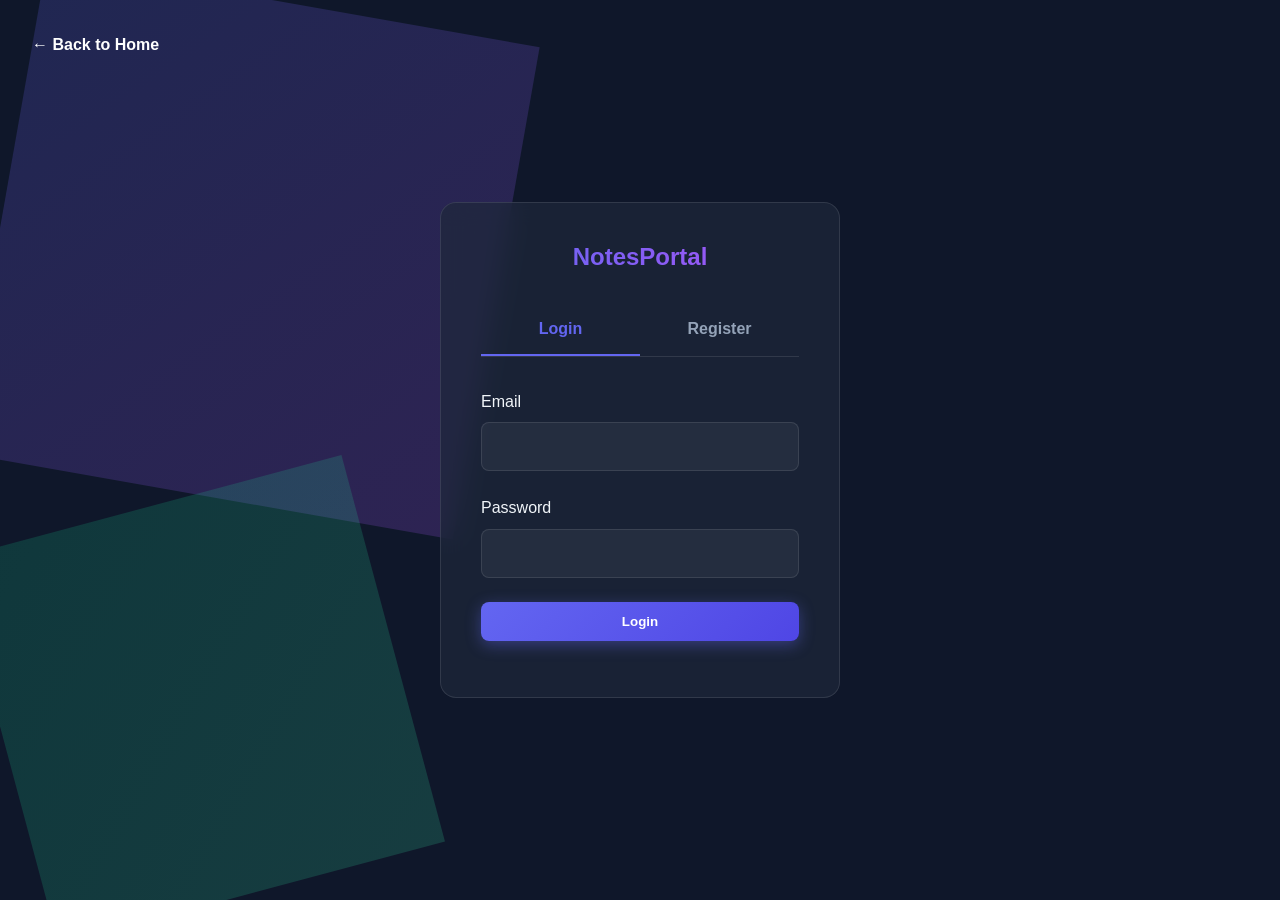
<file: auth.html>
<!DOCTYPE html>
<html lang="en">

<head>
    <meta charset="UTF-8">
    <meta name="viewport" content="width=device-width, initial-scale=1.0">
    <title>Authentication - NotesPortal</title>
    <link rel="stylesheet" href="styles.css">
    <style>
        .auth-container {
            min-height: 100vh;
            display: flex;
            align-items: center;
            justify-content: center;
            padding: 2rem;
        }

        .auth-card {
            width: 100%;
            max-width: 400px;
            padding: 2.5rem;
            position: relative;
            z-index: 2;
        }

        .auth-tabs {
            display: flex;
            margin-bottom: 2rem;
            border-bottom: 1px solid var(--border-color);
        }

        .auth-tab {
            flex: 1;
            text-align: center;
            padding: 0.75rem;
            cursor: pointer;
            font-weight: 600;
            color: var(--text-muted);
            transition: all 0.3s;
        }

        .auth-tab.active {
            color: var(--primary-color);
            border-bottom: 2px solid var(--primary-color);
        }

        .auth-form {
            display: none;
            animation: fadeInUp 0.4s ease-out;
        }

        .auth-form.active {
            display: block;
        }

        .bg-shapes {
            position: absolute;
            top: 0;
            left: 0;
            width: 100%;
            height: 100%;
            overflow: hidden;
            z-index: 0;
        }
    </style>
</head>

<body>
    <div class="bg-shapes">
        <div class="decor-1"
            style="left: -100px; top: -100px; background: linear-gradient(135deg, rgba(99, 102, 241, 0.2), rgba(168, 85, 247, 0.2)); width: 500px; height: 500px;">
        </div>
        <div class="decor-2"
            style="right: -100px; bottom: -100px; background: linear-gradient(135deg, rgba(16, 185, 129, 0.2), rgba(52, 211, 153, 0.2)); width: 400px; height: 400px;">
        </div>
    </div>

    <div class="auth-container">
        <a href="index.html" style="position: absolute; top: 2rem; left: 2rem; font-weight: bold; color: white;">&larr;
            Back to Home</a>

        <div class="glass-effect auth-card">
            <h2
                style="text-align: center; margin-bottom: 2rem; background: linear-gradient(to right, #6366f1, #a855f7); -webkit-background-clip: text; -webkit-text-fill-color: transparent;">
                NotesPortal</h2>

            <div class="auth-tabs">
                <div class="auth-tab active" id="tab-login">Login</div>
                <div class="auth-tab" id="tab-register">Register</div>
            </div>

            <form id="login-form" class="auth-form active">
                <div class="form-group">
                    <label class="form-label">Email</label>
                    <input type="email" id="login-email" class="form-control" required>
                </div>
                <div class="form-group">
                    <label class="form-label">Password</label>
                    <input type="password" id="login-password" class="form-control" required>
                </div>
                <button type="submit" class="btn btn-primary" style="width: 100%;">Login</button>
            </form>

            <form id="register-form" class="auth-form">
                <div class="form-group">
                    <label class="form-label">Username</label>
                    <input type="text" id="reg-username" class="form-control" required>
                </div>
                <div class="form-group">
                    <label class="form-label">Email</label>
                    <input type="email" id="reg-email" class="form-control" required>
                </div>
                <div class="form-group">
                    <label class="form-label">Password</label>
                    <input type="password" id="reg-password" class="form-control" required>
                </div>
                <button type="submit" class="btn btn-secondary" style="width: 100%;">Register</button>
            </form>
            <div id="auth-error" style="color: #ef4444; margin-top: 1rem; text-align: center; font-size: 0.875rem;">
            </div>
        </div>
    </div>

    <script src="app.js"></script>
    <script>
        const tabLogin = document.getElementById('tab-login');
        const tabRegister = document.getElementById('tab-register');
        const formLogin = document.getElementById('login-form');
        const formRegister = document.getElementById('register-form');

        tabLogin.addEventListener('click', () => {
            tabLogin.classList.add('active');
            tabRegister.classList.remove('active');
            formLogin.classList.add('active');
            formRegister.classList.remove('active');
            document.getElementById('auth-error').innerText = '';
        });

        tabRegister.addEventListener('click', () => {
            tabRegister.classList.add('active');
            tabLogin.classList.remove('active');
            formRegister.classList.add('active');
            formLogin.classList.remove('active');
            document.getElementById('auth-error').innerText = '';
        });

        formLogin.addEventListener('submit', async (e) => {
            e.preventDefault();
            await loginUser(document.getElementById('login-email').value, document.getElementById('login-password').value);
        });

        formRegister.addEventListener('submit', async (e) => {
            e.preventDefault();
            await registerUser(
                document.getElementById('reg-username').value,
                document.getElementById('reg-email').value,
                document.getElementById('reg-password').value
            );
        });
    </script>
</body>

</html>
</file>
<file: styles.css>
:root {
    --primary-color: #6366f1;
    /* Indigo */
    --primary-hover: #4f46e5;
    --secondary-color: #10b981;
    /* Emerald */
    --bg-color: #0f172a;
    /* Slate 900 */
    --text-color: #f1f5f9;
    --text-muted: #94a3b8;
    --card-bg: rgba(30, 41, 59, 0.7);
    --border-color: rgba(255, 255, 255, 0.1);
    --font-family: 'Inter', sans-serif;
}

* {
    margin: 0;
    padding: 0;
    box-sizing: border-box;
    font-family: var(--font-family);
}

body {
    background-color: var(--bg-color);
    color: var(--text-color);
    line-height: 1.6;
    overflow-x: hidden;
}

/* Glassmorphism utilities */
.glass-effect {
    background: var(--card-bg);
    backdrop-filter: blur(12px);
    -webkit-backdrop-filter: blur(12px);
    border: 1px solid var(--border-color);
    border-radius: 16px;
}

/* Typography */
h1,
h2,
h3 {
    font-weight: 700;
    line-height: 1.2;
}

a {
    text-decoration: none;
    color: inherit;
    transition: color 0.3s ease;
}

/* Buttons */
.btn {
    display: inline-block;
    padding: 0.75rem 1.5rem;
    border-radius: 8px;
    font-weight: 600;
    cursor: pointer;
    transition: all 0.3s ease;
    border: none;
    text-align: center;
}

.btn-primary {
    background: linear-gradient(135deg, var(--primary-color), var(--primary-hover));
    color: white;
    box-shadow: 0 4px 15px rgba(99, 102, 241, 0.4);
}

.btn-primary:hover {
    transform: translateY(-2px);
    box-shadow: 0 6px 20px rgba(99, 102, 241, 0.6);
}

.btn-secondary {
    background-color: var(--secondary-color);
    color: white;
}

.btn-secondary:hover {
    background-color: #059669;
}

.btn-outline {
    background: transparent;
    color: var(--text-color);
    border: 1px solid var(--border-color);
}

.btn-outline:hover {
    background: rgba(255, 255, 255, 0.1);
}

/* Navbar */
.navbar {
    display: flex;
    justify-content: space-between;
    align-items: center;
    padding: 1.5rem 5%;
    position: fixed;
    width: 100%;
    top: 0;
    z-index: 100;
    background: rgba(15, 23, 42, 0.8);
    backdrop-filter: blur(10px);
    border-bottom: 1px solid var(--border-color);
}

.logo {
    font-size: 1.5rem;
    font-weight: 700;
    background: linear-gradient(to right, #6366f1, #a855f7);
    -webkit-background-clip: text;
    -webkit-text-fill-color: transparent;
}

.nav-links {
    display: flex;
    gap: 2rem;
    align-items: center;
}

.nav-links a {
    font-weight: 500;
}

.nav-links a:hover {
    color: var(--primary-color);
}

/* Hero Section */
.hero {
    min-height: 100vh;
    display: flex;
    align-items: center;
    padding: 0 5%;
    position: relative;
    overflow: hidden;
}

.hero-content {
    max-width: 600px;
    z-index: 2;
    animation: fadeInUp 1s ease-out;
}

.hero-title {
    font-size: 4rem;
    margin-bottom: 1rem;
    background: linear-gradient(to right, #fff, var(--text-muted));
    -webkit-background-clip: text;
    -webkit-text-fill-color: transparent;
}

.hero-subtitle {
    font-size: 1.25rem;
    color: var(--text-muted);
    margin-bottom: 2rem;
}

.hero-actions {
    display: flex;
    gap: 1rem;
}

/* Hero bg visuals */
.hero::before {
    content: '';
    position: absolute;
    width: 600px;
    height: 600px;
    background: radial-gradient(circle, rgba(99, 102, 241, 0.2) 0%, rgba(0, 0, 0, 0) 70%);
    top: -200px;
    right: -100px;
    border-radius: 50%;
    z-index: 0;
}

.hero-graphics {
    position: absolute;
    right: 5%;
    top: 50%;
    transform: translateY(-50%);
    width: 500px;
    height: 500px;
    z-index: 1;
}

.glass-card {
    position: absolute;
    background: rgba(255, 255, 255, 0.03);
    border: 1px solid rgba(255, 255, 255, 0.1);
    border-radius: 20px;
    backdrop-filter: blur(10px);
    /* Glassmorphism */
}

.decor-1 {
    width: 300px;
    height: 400px;
    top: 50px;
    right: 50px;
    transform: rotate(10deg);
    background: linear-gradient(135deg, rgba(99, 102, 241, 0.1), rgba(168, 85, 247, 0.1));
    animation: float 6s ease-in-out infinite;
}

.decor-2 {
    width: 250px;
    height: 200px;
    bottom: 50px;
    left: 20px;
    transform: rotate(-15deg);
    background: linear-gradient(135deg, rgba(16, 185, 129, 0.1), rgba(52, 211, 153, 0.1));
    animation: float 8s ease-in-out infinite reverse;
}

/* Form Styles */
.form-group {
    margin-bottom: 1.5rem;
}

.form-label {
    display: block;
    margin-bottom: 0.5rem;
    font-weight: 500;
}

.form-control {
    width: 100%;
    padding: 1rem 1.25rem;
    background: rgba(255, 255, 255, 0.05);
    border: 1px solid var(--border-color);
    border-radius: 8px;
    color: white;
    transition: all 0.3s ease;
}

.form-control:focus {
    outline: none;
    border-color: var(--primary-color);
    box-shadow: 0 0 0 2px rgba(99, 102, 241, 0.3);
}

/* Animations */
@keyframes fadeInUp {
    from {
        opacity: 0;
        transform: translateY(30px);
    }

    to {
        opacity: 1;
        transform: translateY(0);
    }
}

@keyframes float {
    0% {
        transform: translateY(0) rotate(10deg);
    }

    50% {
        transform: translateY(-20px) rotate(12deg);
    }

    100% {
        transform: translateY(0) rotate(10deg);
    }
}

/* Note text clamp */
.note-text-content {
    font-size: 0.95rem;
    line-height: 1.5;
    color: var(--text-color);
    margin-bottom: 0.5rem;
    white-space: pre-wrap;
    word-break: break-word;
}
.note-text-clamped {
    display: -webkit-box;
    -webkit-box-orient: vertical;
    -webkit-line-clamp: 4;
    overflow: hidden;
}
.read-more-toggle {
    color: var(--primary-color);
    background: none;
    border: none;
    cursor: pointer;
    font-size: 0.85rem;
    font-weight: 600;
    padding: 0;
    margin-bottom: 1.5rem;
    text-align: left;
}
.read-more-toggle:hover {
    text-decoration: underline;
}

/* Remove up/down arrows from number input */
input[type=number]::-webkit-inner-spin-button, 
input[type=number]::-webkit-outer-spin-button { 
  -webkit-appearance: none; 
  margin: 0; 
}

input[type=number] {
  -moz-appearance: textfield;
}
</file>
